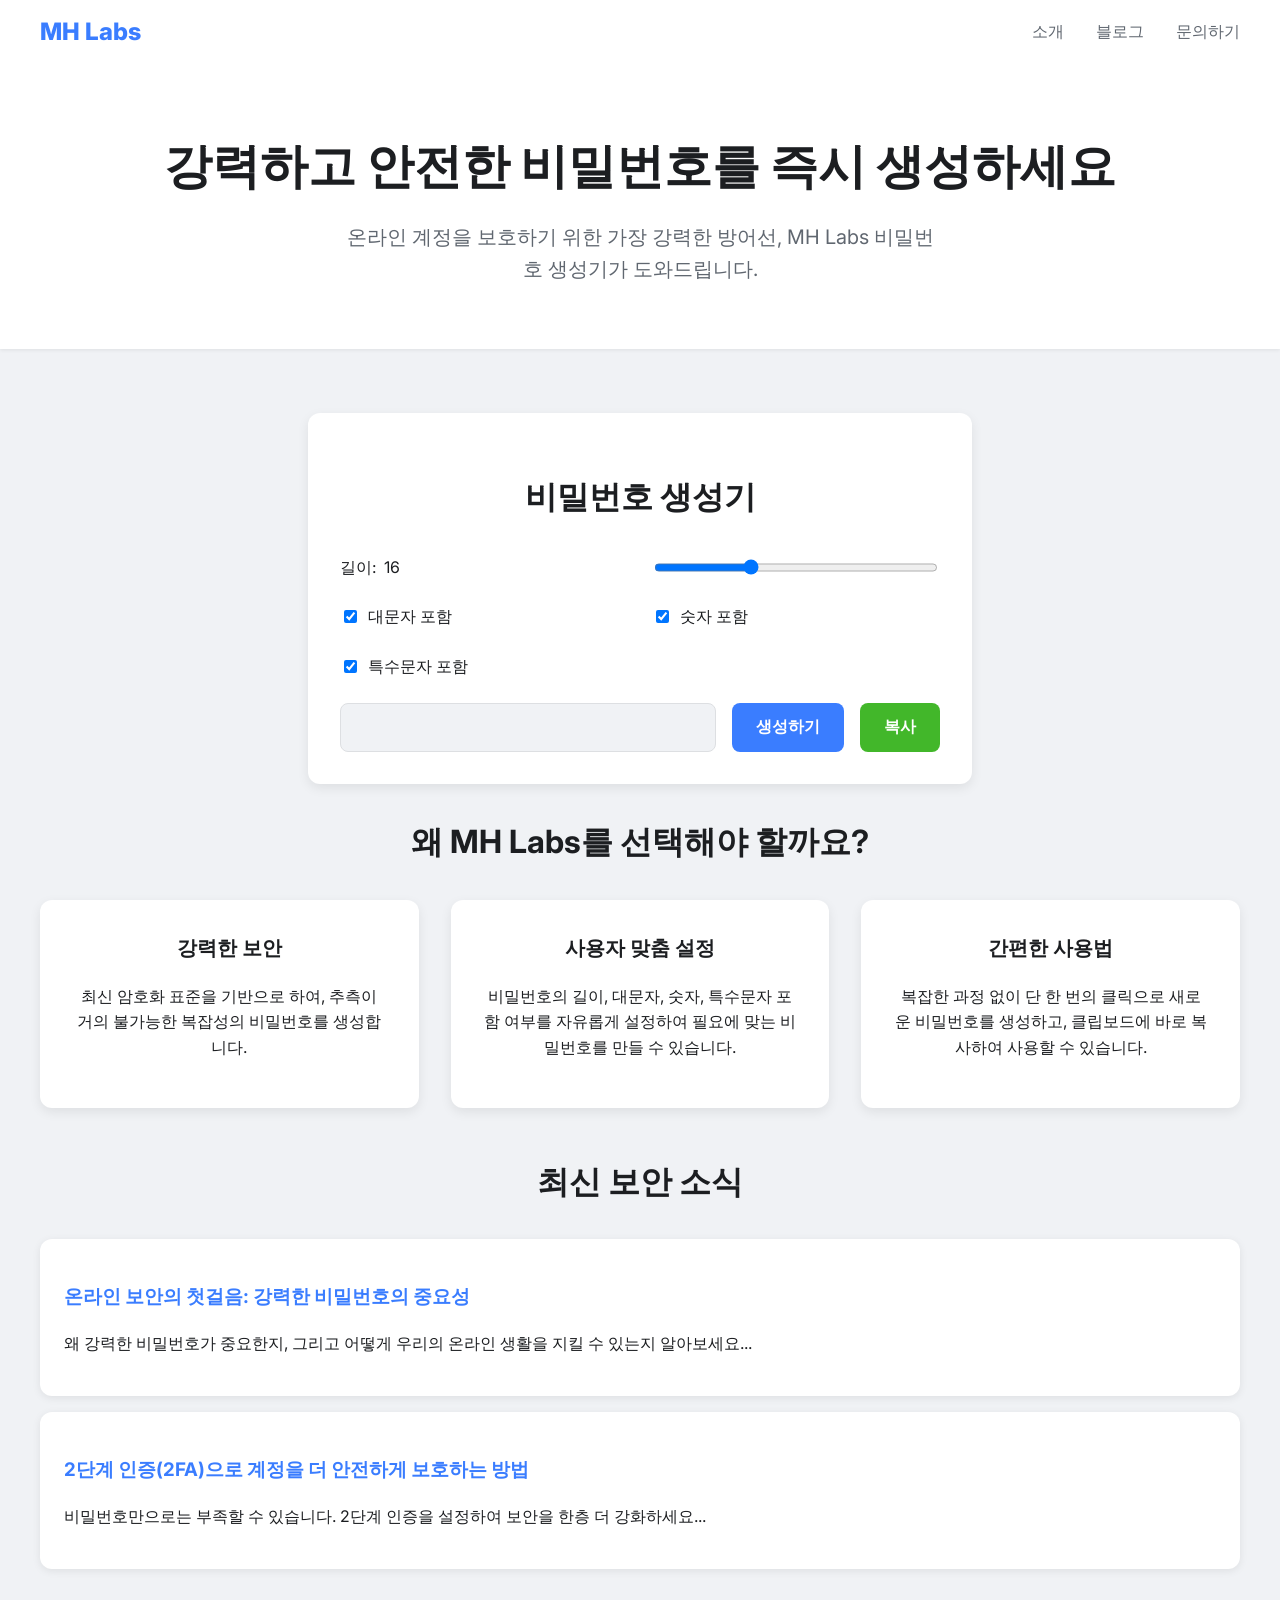
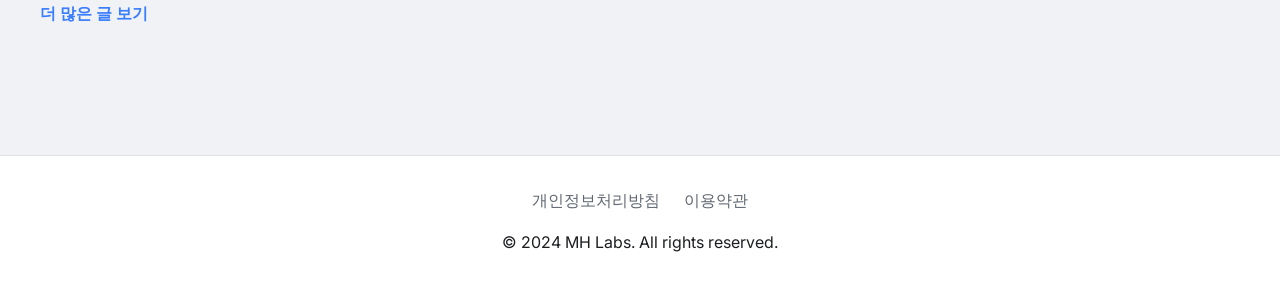
<file: index.html>
<!DOCTYPE html>
<html lang="ko">
<head>
    <meta charset="UTF-8">
    <meta name="viewport" content="width=device-width, initial-scale=1.0">
    <title>MH Labs - 강력하고 안전한 비밀번호 생성기</title>
    <meta name="description" content="개인정보 보호를 위한 강력하고 복잡한 비밀번호를 생성하여 온라인 보안을 강화하세요. MH Labs는 사용하기 쉬운 인터페이스로 독특하고 안전한 비밀번호를 즉시 만들어 드립니다.">
    <meta name="keywords" content="비밀번호 생성기, 강력한 비밀번호, 보안, 온라인 프라이버시, MH Labs">
    <meta name="google-adsense-account" content="ca-pub-1044551900179218">
    <script async src="https://pagead2.googlesyndication.com/pagead/js/adsbygoogle.js?client=ca-pub-1044551900179218"
     crossorigin="anonymous"></script>
    <!-- Google tag (gtag.js) -->
    <script async src="https://www.googletagmanager.com/gtag/js?id=G-7N1GRK6JLX"></script>
    <script>
      window.dataLayer = window.dataLayer || [];
      function gtag(){dataLayer.push(arguments);}
      gtag('js', new Date());

      gtag('config', 'G-7N1GRK6JLX');
    </script>
    <link rel="stylesheet" href="style.css">
    <link rel="canonical" href="https://your-domain.com/index.html">
</head>
<body>
    <header>
        <nav>
            <a href="index.html" class="logo">MH Labs</a>
            <ul>
                <li><a href="about.html">소개</a></li>
                <li><a href="blog.html">블로그</a></li>
                <li><a href="contact.html">문의하기</a></li>
            </ul>
        </nav>
        <div class="hero">
            <h1>강력하고 안전한 비밀번호를 즉시 생성하세요</h1>
            <p>온라인 계정을 보호하기 위한 가장 강력한 방어선, MH Labs 비밀번호 생성기가 도와드립니다.</p>
        </div>
    </header>

    <main>
        <section class="password-generator">
            <h2>비밀번호 생성기</h2>
            <div class="controls">
                <label for="length">길이: <span id="length-value">16</span></label>
                <input type="range" id="length" min="8" max="32" value="16">
                <label><input type="checkbox" id="uppercase" checked> 대문자 포함</label>
                <label><input type="checkbox" id="numbers" checked> 숫자 포함</label>
                <label><input type="checkbox" id="symbols" checked> 특수문자 포함</label>
            </div>
            <div class="result">
                <input type="text" id="password" readonly>
                <button id="generate">생성하기</button>
                <button id="copy">복사</button>
            </div>
        </section>

        <section class="features">
            <h2>왜 MH Labs를 선택해야 할까요?</h2>
            <div class="feature-grid">
                <div class="feature-item">
                    <h3>강력한 보안</h3>
                    <p>최신 암호화 표준을 기반으로 하여, 추측이 거의 불가능한 복잡성의 비밀번호를 생성합니다.</p>
                </div>
                <div class="feature-item">
                    <h3>사용자 맞춤 설정</h3>
                    <p>비밀번호의 길이, 대문자, 숫자, 특수문자 포함 여부를 자유롭게 설정하여 필요에 맞는 비밀번호를 만들 수 있습니다.</p>
                </div>
                <div class="feature-item">
                    <h3>간편한 사용법</h3>
                    <p>복잡한 과정 없이 단 한 번의 클릭으로 새로운 비밀번호를 생성하고, 클립보드에 바로 복사하여 사용할 수 있습니다.</p>
                </div>
            </div>
        </section>

        <section class="blog-preview">
            <h2>최신 보안 소식</h2>
            <div class="post-preview">
                <h3><a href="blog-post-1.html">온라인 보안의 첫걸음: 강력한 비밀번호의 중요성</a></h3>
                <p>왜 강력한 비밀번호가 중요한지, 그리고 어떻게 우리의 온라인 생활을 지킬 수 있는지 알아보세요...</p>
            </div>
            <div class="post-preview">
                <h3><a href="blog-post-2.html">2단계 인증(2FA)으로 계정을 더 안전하게 보호하는 방법</a></h3>
                <p>비밀번호만으로는 부족할 수 있습니다. 2단계 인증을 설정하여 보안을 한층 더 강화하세요...</p>
            </div>
            <a href="blog.html" class="read-more">더 많은 글 보기</a>
        </section>
    </main>

    <footer>
        <div class="footer-links">
            <a href="privacy.html">개인정보처리방침</a>
            <a href="terms.html">이용약관</a>
        </div>
        <p>&copy; 2024 MH Labs. All rights reserved.</p>
    </footer>

    <script src="main.js"></script>
</body>
</html>
</file>
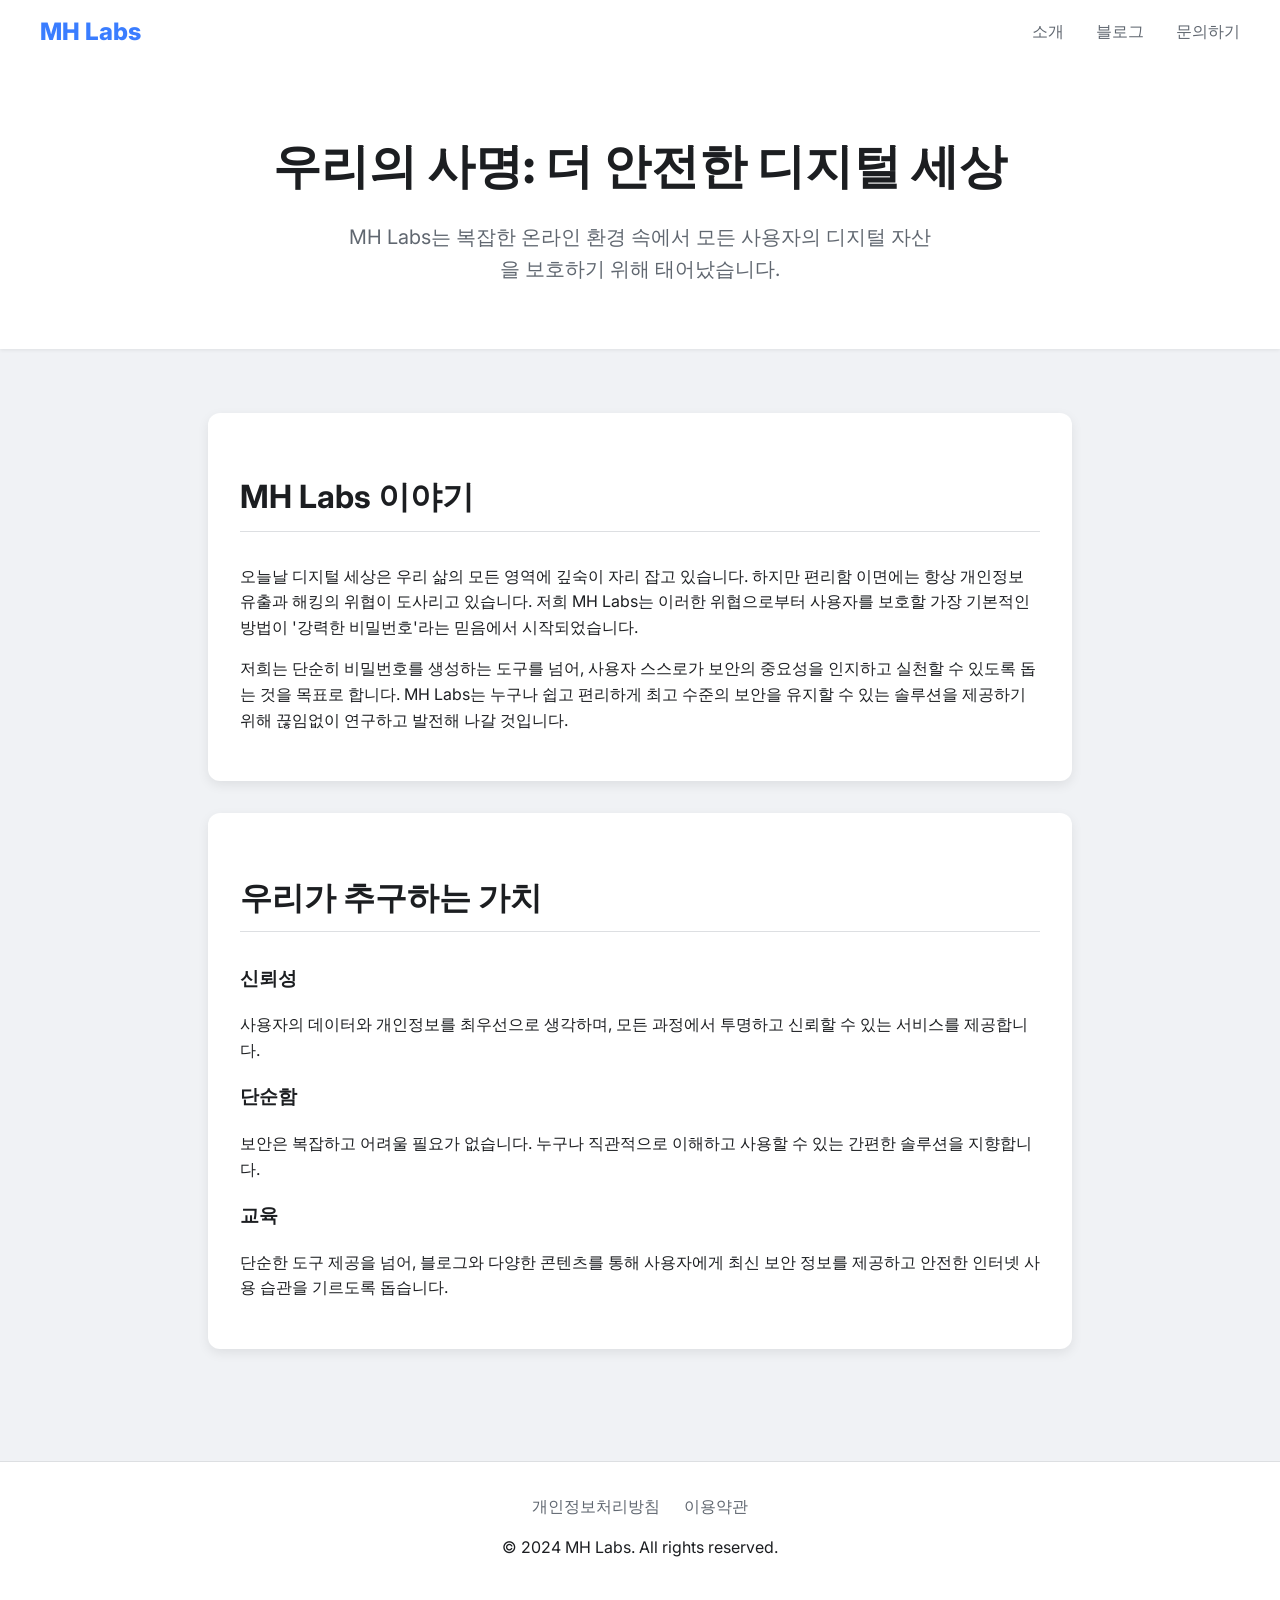
<file: about.html>
<!DOCTYPE html>
<html lang="ko">
<head>
    <meta charset="UTF-8">
    <meta name="viewport" content="width=device-width, initial-scale=1.0">
    <title>MH Labs 소개 - 우리의 사명</title>
    <meta name="description" content="MH Labs는 모든 사용자가 안전한 디지털 환경을 누릴 수 있도록 돕는 것을 사명으로 합니다. 우리의 이야기와 가치를 확인해보세요.">
    <meta name="google-adsense-account" content="ca-pub-1044551900179218">
    <script async src="https://pagead2.googlesyndication.com/pagead/js/adsbygoogle.js?client=ca-pub-1044551900179218"
     crossorigin="anonymous"></script>
    <!-- Google tag (gtag.js) -->
    <script async src="https://www.googletagmanager.com/gtag/js?id=G-7N1GRK6JLX"></script>
    <script>
      window.dataLayer = window.dataLayer || [];
      function gtag(){dataLayer.push(arguments);}
      gtag('js', new Date());

      gtag('config', 'G-7N1GRK6JLX');
    </script>
    <link rel="stylesheet" href="style.css">
</head>
<body>
    <header>
        <nav>
            <a href="index.html" class="logo">MH Labs</a>
            <ul>
                <li><a href="about.html">소개</a></li>
                <li><a href="blog.html">블로그</a></li>
                <li><a href="contact.html">문의하기</a></li>
            </ul>
        </nav>
        <div class="hero">
            <h1>우리의 사명: 더 안전한 디지털 세상</h1>
            <p>MH Labs는 복잡한 온라인 환경 속에서 모든 사용자의 디지털 자산을 보호하기 위해 태어났습니다.</p>
        </div>
    </header>

    <main>
        <section class="mission">
            <h2>MH Labs 이야기</h2>
            <p>오늘날 디지털 세상은 우리 삶의 모든 영역에 깊숙이 자리 잡고 있습니다. 하지만 편리함 이면에는 항상 개인정보 유출과 해킹의 위협이 도사리고 있습니다. 저희 MH Labs는 이러한 위협으로부터 사용자를 보호할 가장 기본적인 방법이 '강력한 비밀번호'라는 믿음에서 시작되었습니다.</p>
            <p>저희는 단순히 비밀번호를 생성하는 도구를 넘어, 사용자 스스로가 보안의 중요성을 인지하고 실천할 수 있도록 돕는 것을 목표로 합니다. MH Labs는 누구나 쉽고 편리하게 최고 수준의 보안을 유지할 수 있는 솔루션을 제공하기 위해 끊임없이 연구하고 발전해 나갈 것입니다.</p>
        </section>

        <section class="values">
            <h2>우리가 추구하는 가치</h2>
            <div class="value-grid">
                <div class="value-item">
                    <h3>신뢰성</h3>
                    <p>사용자의 데이터와 개인정보를 최우선으로 생각하며, 모든 과정에서 투명하고 신뢰할 수 있는 서비스를 제공합니다.</p>
                </div>
                <div class="value-item">
                    <h3>단순함</h3>
                    <p>보안은 복잡하고 어려울 필요가 없습니다. 누구나 직관적으로 이해하고 사용할 수 있는 간편한 솔루션을 지향합니다.</p>
                </div>
                <div class="value-item">
                    <h3>교육</h3>
                    <p>단순한 도구 제공을 넘어, 블로그와 다양한 콘텐츠를 통해 사용자에게 최신 보안 정보를 제공하고 안전한 인터넷 사용 습관을 기르도록 돕습니다.</p>
                </div>
            </div>
        </section>
    </main>

    <footer>
        <div class="footer-links">
            <a href="privacy.html">개인정보처리방침</a>
            <a href="terms.html">이용약관</a>
        </div>
        <p>&copy; 2024 MH Labs. All rights reserved.</p>
    </footer>
</body>
</html>
</file>
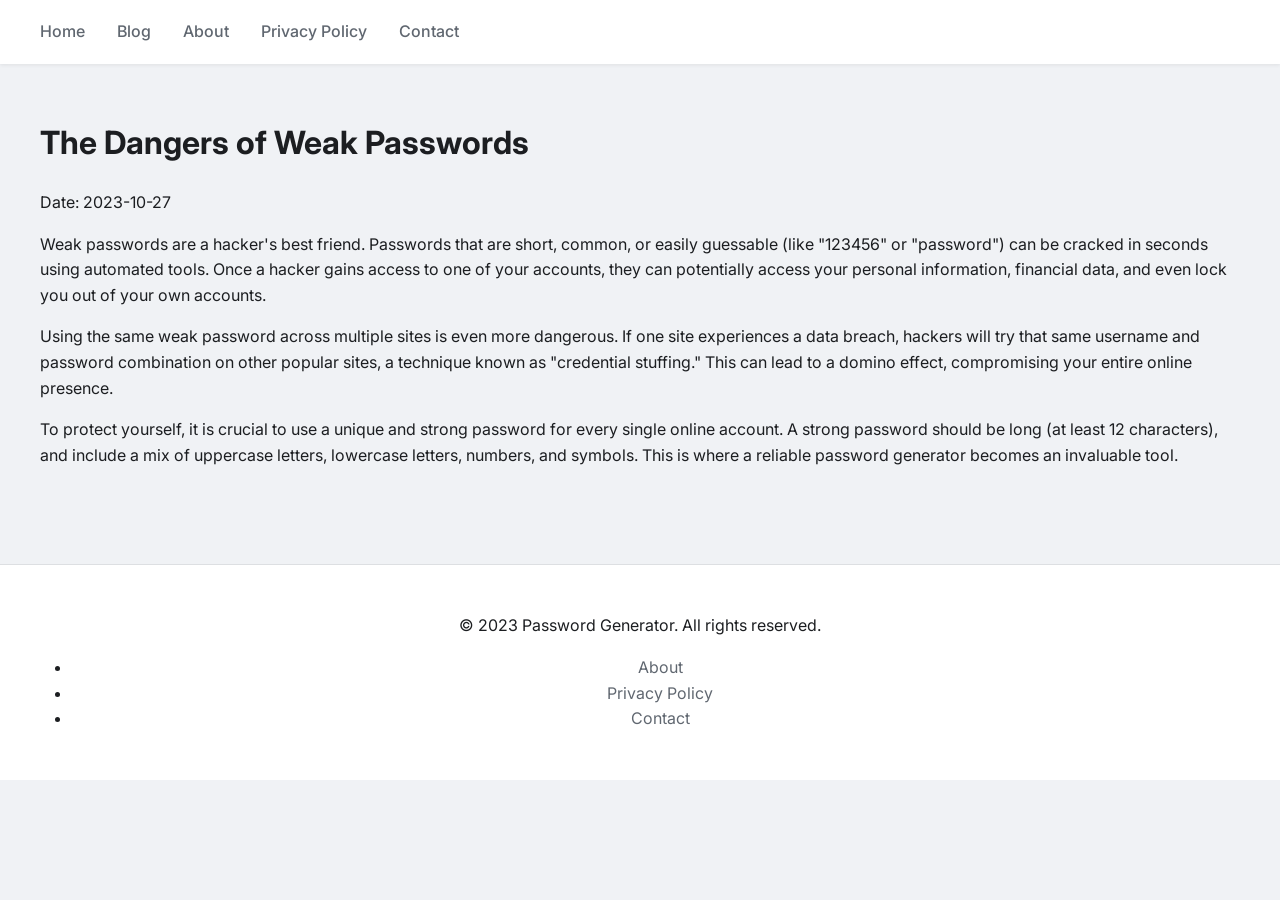
<file: blog-post-1.html>
<!DOCTYPE html>
<html lang="en">
<head>
    <meta charset="UTF-8">
    <meta name="viewport" content="width=device-width, initial-scale=1.0">
    <title>The Dangers of Weak Passwords</title>
    <!-- Google tag (gtag.js) -->
    <script async src="https://www.googletagmanager.com/gtag/js?id=G-7N1GRK6JLX"></script>
    <script>
      window.dataLayer = window.dataLayer || [];
      function gtag(){dataLayer.push(arguments);}
      gtag('js', new Date());

      gtag('config', 'G-7N1GRK6JLX');
    </script>
    <link rel="stylesheet" href="style.css">
</head>
<body>
    <header>
        <nav>
            <ul>
                <li><a href="index.html">Home</a></li>
                <li><a href="blog.html">Blog</a></li>
                <li><a href="about.html">About</a></li>
                <li><a href="privacy.html">Privacy Policy</a></li>
                <li><a href="contact.html">Contact</a></li>
            </ul>
        </nav>
    </header>
    <main>
        <h1>The Dangers of Weak Passwords</h1>
        <p>Date: 2023-10-27</p>
        <p>Weak passwords are a hacker's best friend. Passwords that are short, common, or easily guessable (like "123456" or "password") can be cracked in seconds using automated tools. Once a hacker gains access to one of your accounts, they can potentially access your personal information, financial data, and even lock you out of your own accounts.</p>
        <p>Using the same weak password across multiple sites is even more dangerous. If one site experiences a data breach, hackers will try that same username and password combination on other popular sites, a technique known as "credential stuffing." This can lead to a domino effect, compromising your entire online presence.</p>
        <p>To protect yourself, it is crucial to use a unique and strong password for every single online account. A strong password should be long (at least 12 characters), and include a mix of uppercase letters, lowercase letters, numbers, and symbols. This is where a reliable password generator becomes an invaluable tool.</p>
    </main>
    <footer>
        <p>&copy; 2023 Password Generator. All rights reserved.</p>
        <ul>
            <li><a href="about.html">About</a></li>
            <li><a href="privacy.html">Privacy Policy</a></li>
            <li><a href="contact.html">Contact</a></li>
        </ul>
    </footer>
</body>
</html>
</file>
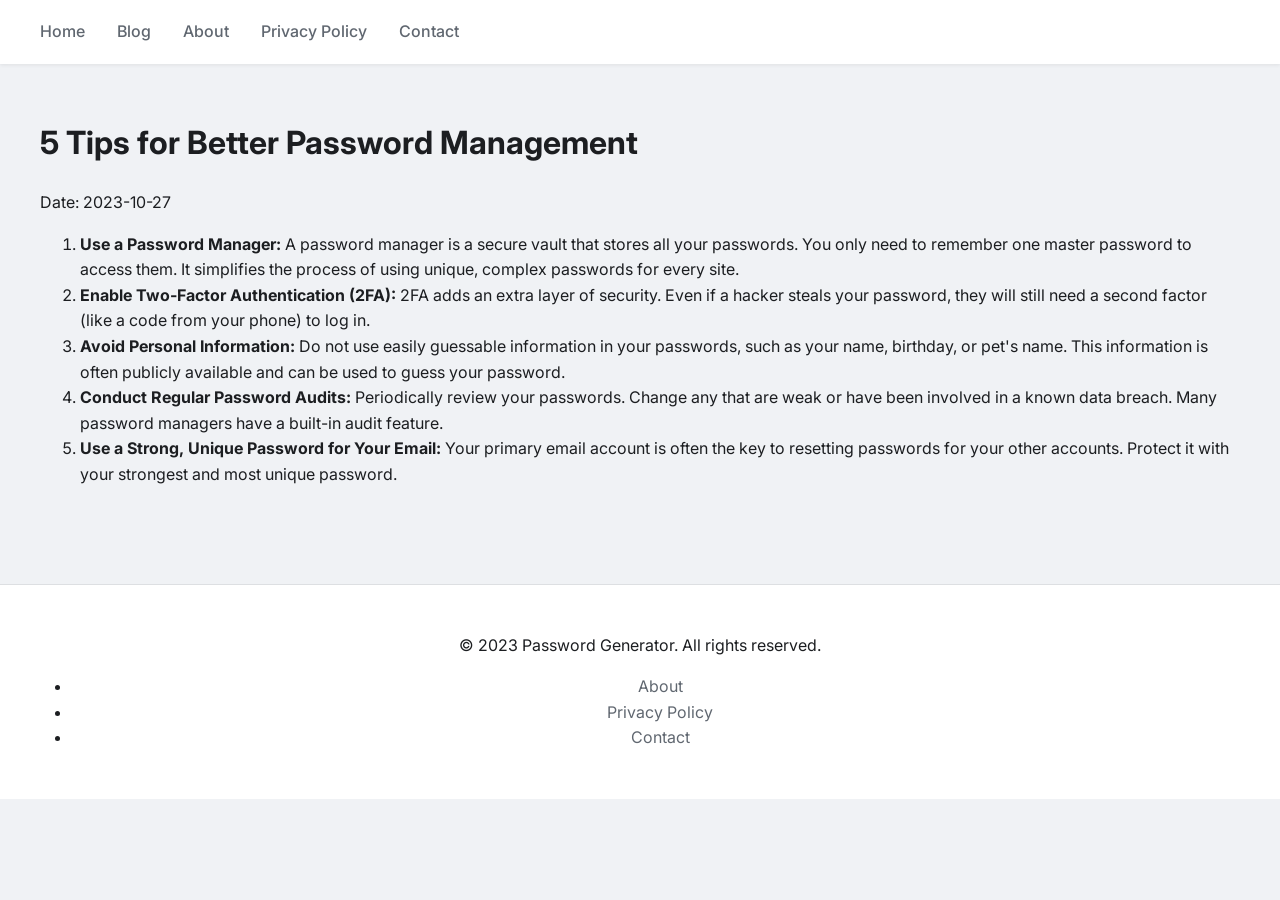
<file: blog-post-2.html>
<!DOCTYPE html>
<html lang="en">
<head>
    <meta charset="UTF-8">
    <meta name="viewport" content="width=device-width, initial-scale=1.0">
    <title>5 Tips for Better Password Management</title>
    <!-- Google tag (gtag.js) -->
    <script async src="https://www.googletagmanager.com/gtag/js?id=G-7N1GRK6JLX"></script>
    <script>
      window.dataLayer = window.dataLayer || [];
      function gtag(){dataLayer.push(arguments);}
      gtag('js', new Date());

      gtag('config', 'G-7N1GRK6JLX');
    </script>
    <link rel="stylesheet" href="style.css">
</head>
<body>
    <header>
        <nav>
            <ul>
                <li><a href="index.html">Home</a></li>
                <li><a href="blog.html">Blog</a></li>
                <li><a href="about.html">About</a></li>
                <li><a href="privacy.html">Privacy Policy</a></li>
                <li><a href="contact.html">Contact</a></li>
            </ul>
        </nav>
    </header>
    <main>
        <h1>5 Tips for Better Password Management</h1>
        <p>Date: 2023-10-27</p>
        <ol>
            <li>
                <strong>Use a Password Manager:</strong> A password manager is a secure vault that stores all your passwords. You only need to remember one master password to access them. It simplifies the process of using unique, complex passwords for every site.
            </li>
            <li>
                <strong>Enable Two-Factor Authentication (2FA):</strong> 2FA adds an extra layer of security. Even if a hacker steals your password, they will still need a second factor (like a code from your phone) to log in.
            </li>
            <li>
                <strong>Avoid Personal Information:</strong> Do not use easily guessable information in your passwords, such as your name, birthday, or pet's name. This information is often publicly available and can be used to guess your password.
            </li>
            <li>
                <strong>Conduct Regular Password Audits:</strong> Periodically review your passwords. Change any that are weak or have been involved in a known data breach. Many password managers have a built-in audit feature.
            </li>
            <li>
                <strong>Use a Strong, Unique Password for Your Email:</strong> Your primary email account is often the key to resetting passwords for your other accounts. Protect it with your strongest and most unique password.
            </li>
        </ol>
    </main>
    <footer>
        <p>&copy; 2023 Password Generator. All rights reserved.</p>
        <ul>
            <li><a href="about.html">About</a></li>
            <li><a href="privacy.html">Privacy Policy</a></li>
            <li><a href="contact.html">Contact</a></li>
        </ul>
    </footer>
</body>
</html>
</file>
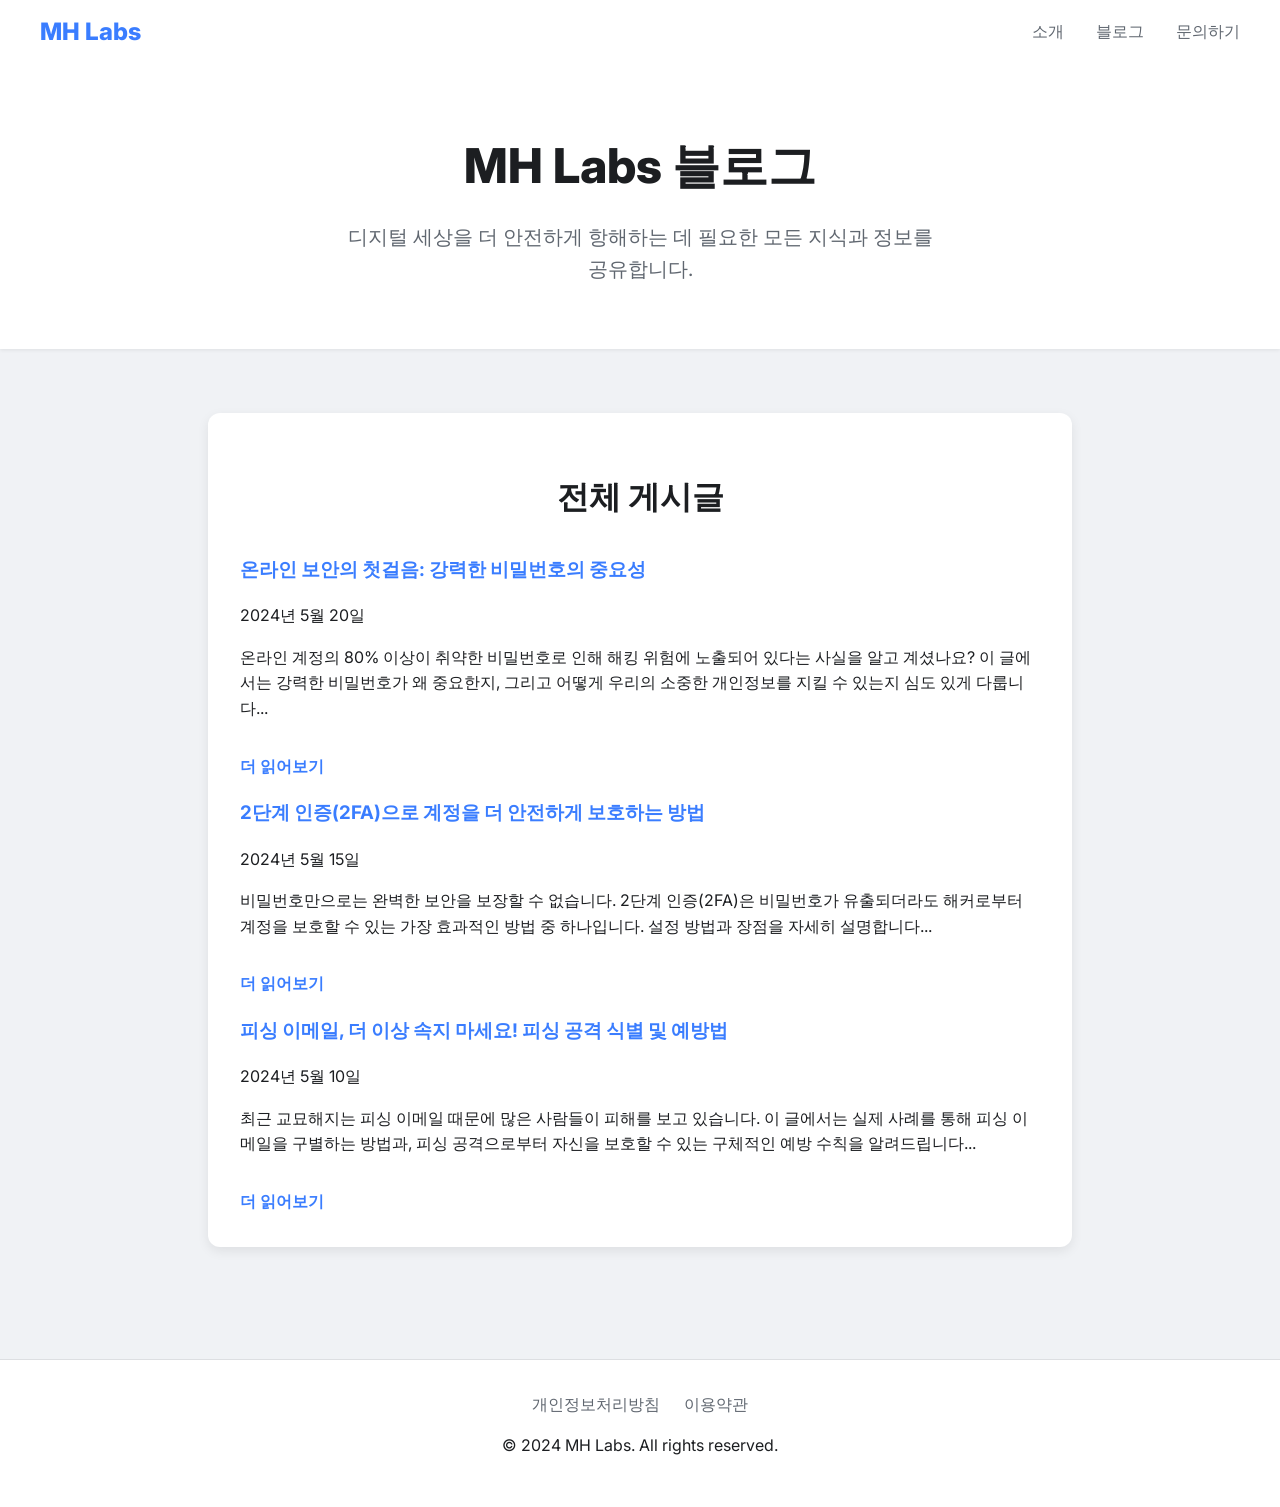
<file: blog.html>
<!DOCTYPE html>
<html lang="ko">
<head>
    <meta charset="UTF-8">
    <meta name="viewport" content="width=device-width, initial-scale=1.0">
    <title>MH Labs 블로그 - 최신 보안 소식과 팁</title>
    <meta name="description" content="MH Labs 블로그에서 최신 사이버 보안 동향, 전문가의 조언, 그리고 온라인에서 자신을 보호하는 방법에 대한 유용한 정보들을 만나보세요.">
    <meta name="google-adsense-account" content="ca-pub-1044551900179218">
    <script async src="https://pagead2.googlesyndication.com/pagead/js/adsbygoogle.js?client=ca-pub-1044551900179218"
     crossorigin="anonymous"></script>
    <!-- Google tag (gtag.js) -->
    <script async src="https://www.googletagmanager.com/gtag/js?id=G-7N1GRK6JLX"></script>
    <script>
      window.dataLayer = window.dataLayer || [];
      function gtag(){dataLayer.push(arguments);}
      gtag('js', new Date());

      gtag('config', 'G-7N1GRK6JLX');
    </script>
    <link rel="stylesheet" href="style.css">
</head>
<body>
    <header>
        <nav>
            <a href="index.html" class="logo">MH Labs</a>
            <ul>
                <li><a href="about.html">소개</a></li>
                <li><a href="blog.html">블로그</a></li>
                <li><a href="contact.html">문의하기</a></li>
            </ul>
        </nav>
        <div class="hero">
            <h1>MH Labs 블로그</h1>
            <p>디지털 세상을 더 안전하게 항해하는 데 필요한 모든 지식과 정보를 공유합니다.</p>
        </div>
    </header>

    <main>
        <section class="blog-list">
            <h2>전체 게시글</h2>
            <div class="blog-post-item">
                <h3><a href="blog-post-1.html">온라인 보안의 첫걸음: 강력한 비밀번호의 중요성</a></h3>
                <p class="post-meta">2024년 5월 20일</p>
                <p>온라인 계정의 80% 이상이 취약한 비밀번호로 인해 해킹 위험에 노출되어 있다는 사실을 알고 계셨나요? 이 글에서는 강력한 비밀번호가 왜 중요한지, 그리고 어떻게 우리의 소중한 개인정보를 지킬 수 있는지 심도 있게 다룹니다...</p>
                <a href="blog-post-1.html" class="read-more">더 읽어보기</a>
            </div>
            <div class="blog-post-item">
                <h3><a href="blog-post-2.html">2단계 인증(2FA)으로 계정을 더 안전하게 보호하는 방법</a></h3>
                <p class="post-meta">2024년 5월 15일</p>
                <p>비밀번호만으로는 완벽한 보안을 보장할 수 없습니다. 2단계 인증(2FA)은 비밀번호가 유출되더라도 해커로부터 계정을 보호할 수 있는 가장 효과적인 방법 중 하나입니다. 설정 방법과 장점을 자세히 설명합니다...</p>
                <a href="blog-post-2.html" class="read-more">더 읽어보기</a>
            </div>
            <div class="blog-post-item">
                <h3><a href="#">피싱 이메일, 더 이상 속지 마세요! 피싱 공격 식별 및 예방법</a></h3>
                <p class="post-meta">2024년 5월 10일</p>
                <p>최근 교묘해지는 피싱 이메일 때문에 많은 사람들이 피해를 보고 있습니다. 이 글에서는 실제 사례를 통해 피싱 이메일을 구별하는 방법과, 피싱 공격으로부터 자신을 보호할 수 있는 구체적인 예방 수칙을 알려드립니다...</p>
                <a href="#" class="read-more">더 읽어보기</a>
            </div>
        </section>
    </main>

    <footer>
        <div class="footer-links">
            <a href="privacy.html">개인정보처리방침</a>
            <a href="terms.html">이용약관</a>
        </div>
        <p>&copy; 2024 MH Labs. All rights reserved.</p>
    </footer>
</body>
</html>
</file>
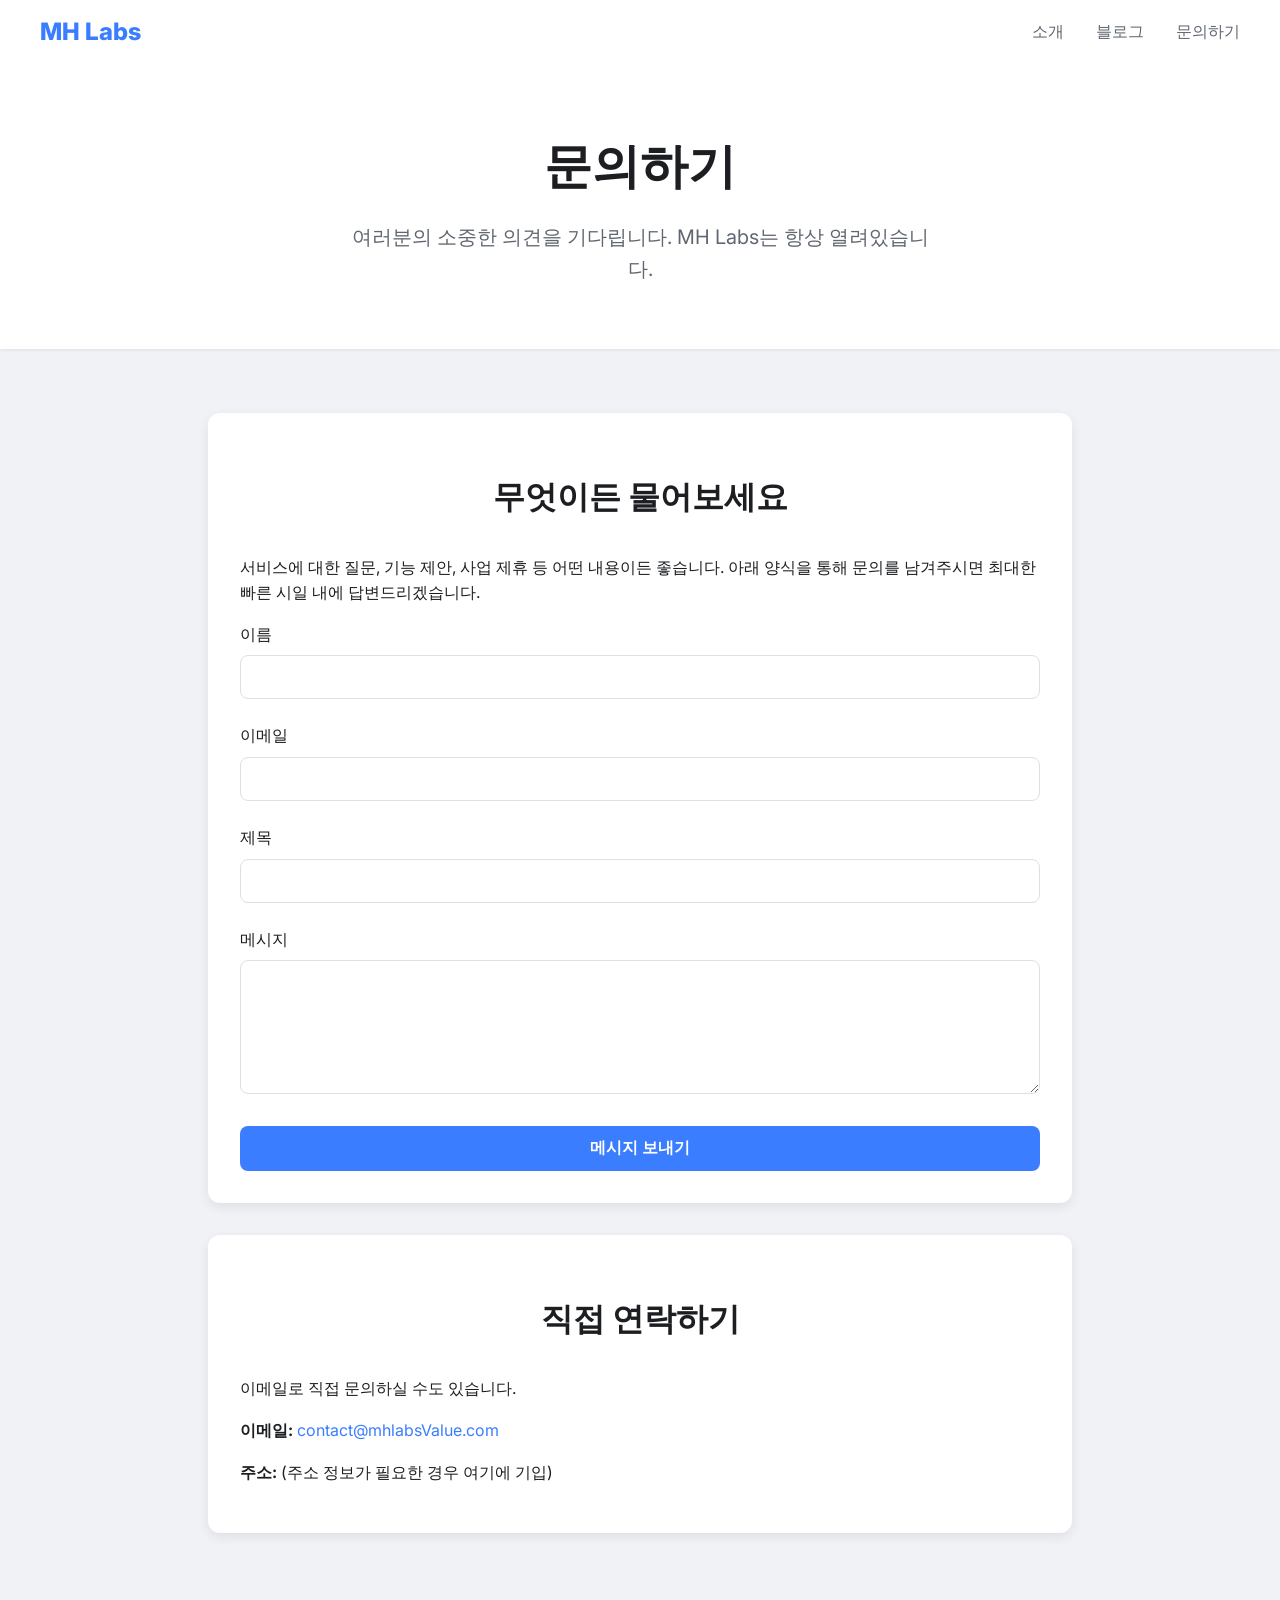
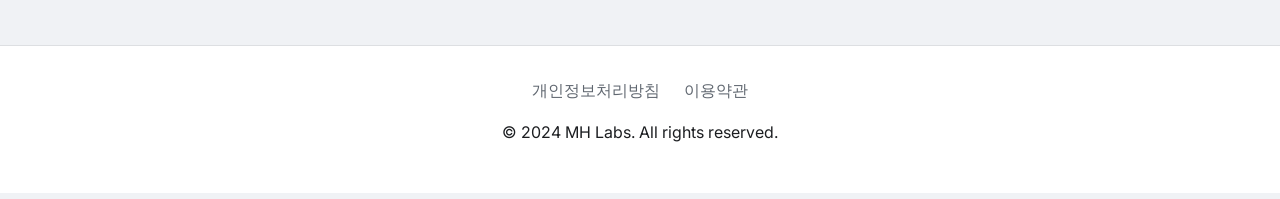
<file: contact.html>
<!DOCTYPE html>
<html lang="ko">
<head>
    <meta charset="UTF-8">
    <meta name="viewport" content="width=device-width, initial-scale=1.0">
    <title>MH Labs에 문의하기 - 여러분의 의견을 들려주세요</title>
    <meta name="description" content="MH Labs에 대한 질문, 제안, 파트너십 문의 등 무엇이든 환영합니다. 양식을 작성하여 보내주시거나 이메일로 직접 연락주세요.">
    <meta name="google-adsense-account" content="ca-pub-1044551900179218">
    <script async src="https://pagead2.googlesyndication.com/pagead/js/adsbygoogle.js?client=ca-pub-1044551900179218"
     crossorigin="anonymous"></script>
    <!-- Google tag (gtag.js) -->
    <script async src="https://www.googletagmanager.com/gtag/js?id=G-7N1GRK6JLX"></script>
    <script>
      window.dataLayer = window.dataLayer || [];
      function gtag(){dataLayer.push(arguments);}
      gtag('js', new Date());

      gtag('config', 'G-7N1GRK6JLX');
    </script>
    <link rel="stylesheet" href="style.css">
</head>
<body>
    <header>
        <nav>
            <a href="index.html" class="logo">MH Labs</a>
            <ul>
                <li><a href="about.html">소개</a></li>
                <li><a href="blog.html">블로그</a></li>
                <li><a href="contact.html">문의하기</a></li>
            </ul>
        </nav>
        <div class="hero">
            <h1>문의하기</h1>
            <p>여러분의 소중한 의견을 기다립니다. MH Labs는 항상 열려있습니다.</p>
        </div>
    </header>

    <main>
        <section class="contact-form-section">
            <h2>무엇이든 물어보세요</h2>
            <p>서비스에 대한 질문, 기능 제안, 사업 제휴 등 어떤 내용이든 좋습니다. 아래 양식을 통해 문의를 남겨주시면 최대한 빠른 시일 내에 답변드리겠습니다.</p>
            <form action="#" method="post" class="contact-form">
                <div class="form-group">
                    <label for="name">이름</label>
                    <input type="text" id="name" name="name" required>
                </div>
                <div class="form-group">
                    <label for="email">이메일</label>
                    <input type="email" id="email" name="email" required>
                </div>
                <div class="form-group">
                    <label for="subject">제목</label>
                    <input type="text" id="subject" name="subject" required>
                </div>
                <div class="form-group">
                    <label for="message">메시지</label>
                    <textarea id="message" name="message" rows="6" required></textarea>
                </div>
                <button type="submit" class="submit-btn">메시지 보내기</button>
            </form>
        </section>

        <section class="contact-info">
            <h2>직접 연락하기</h2>
            <p>이메일로 직접 문의하실 수도 있습니다.</p>
            <p><strong>이메일:</strong> <a href="mailto:contact@mhlabsValue.com">contact@mhlabsValue.com</a></p>
            <p><strong>주소:</strong> (주소 정보가 필요한 경우 여기에 기입)</p>
        </section>
    </main>

    <footer>
        <div class="footer-links">
            <a href="privacy.html">개인정보처리방침</a>
            <a href="terms.html">이용약관</a>
        </div>
        <p>&copy; 2024 MH Labs. All rights reserved.</p>
    </footer>
</body>
</html>
</file>
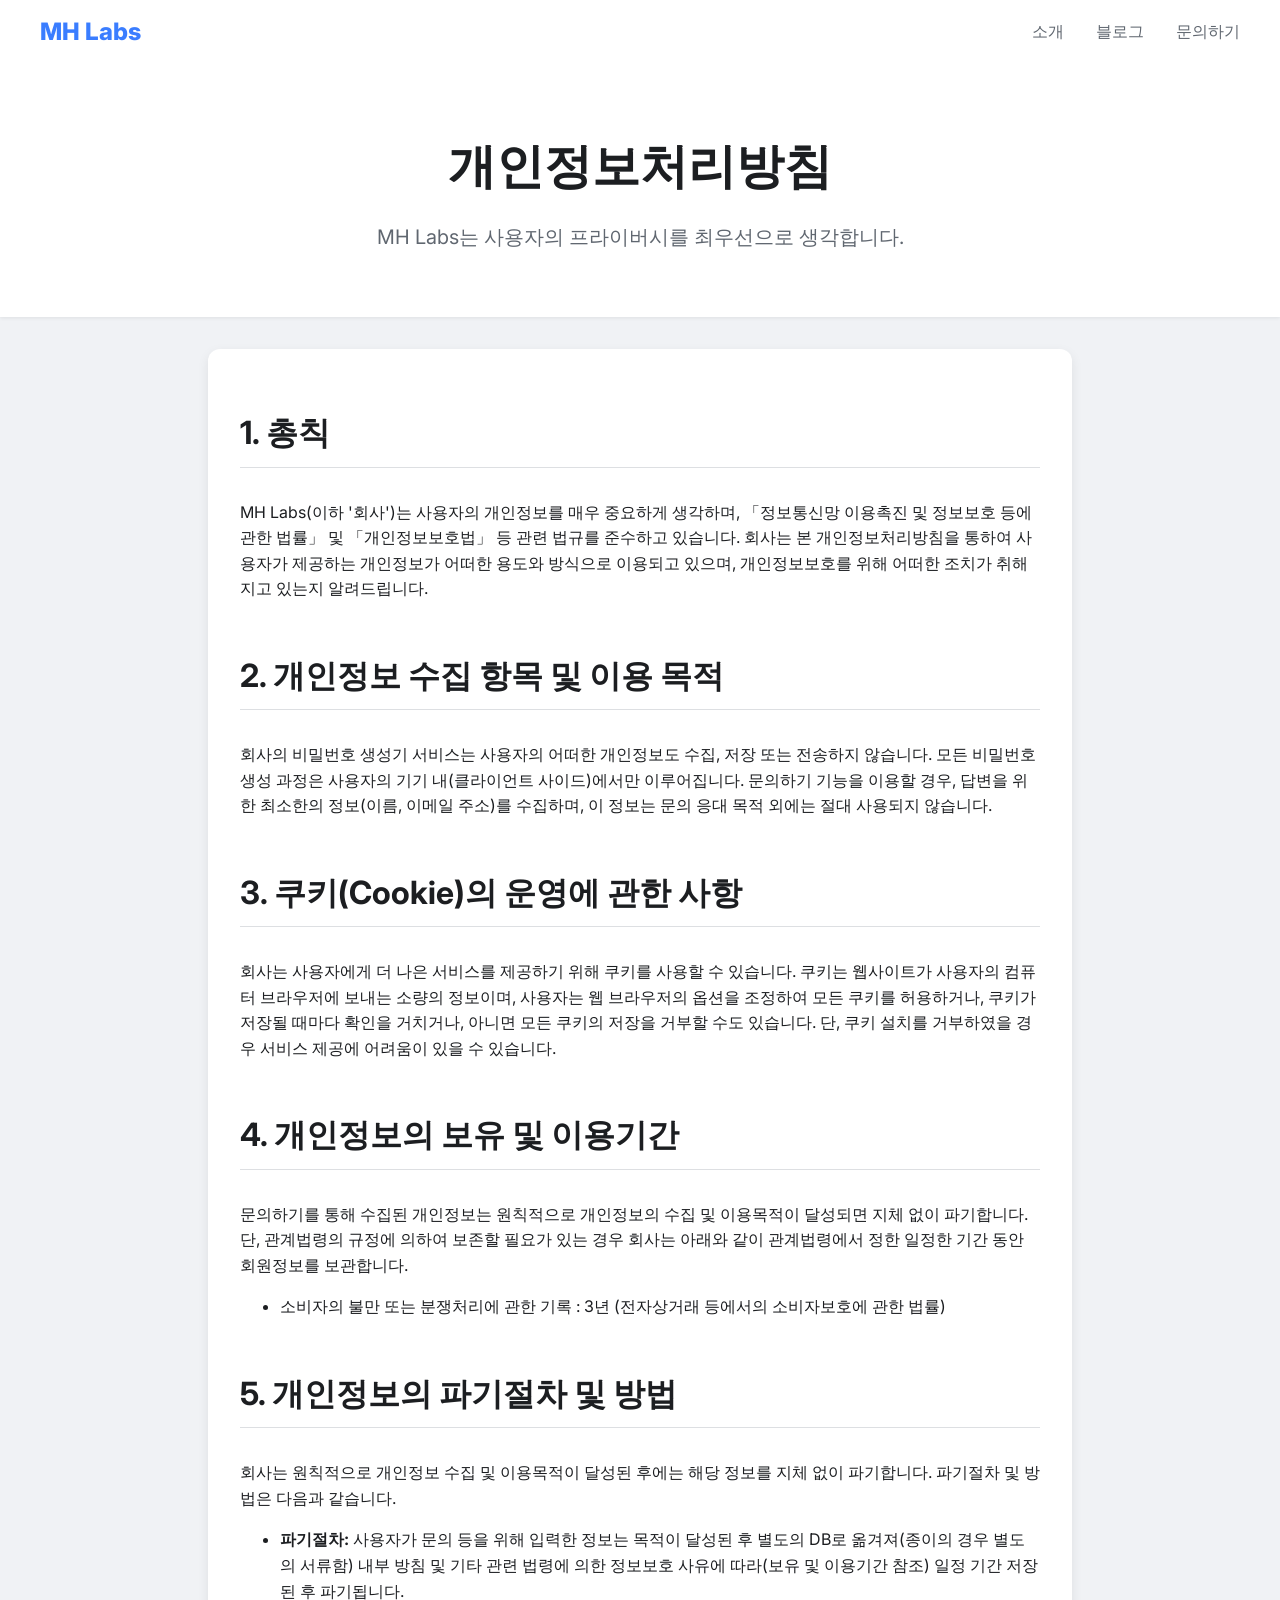
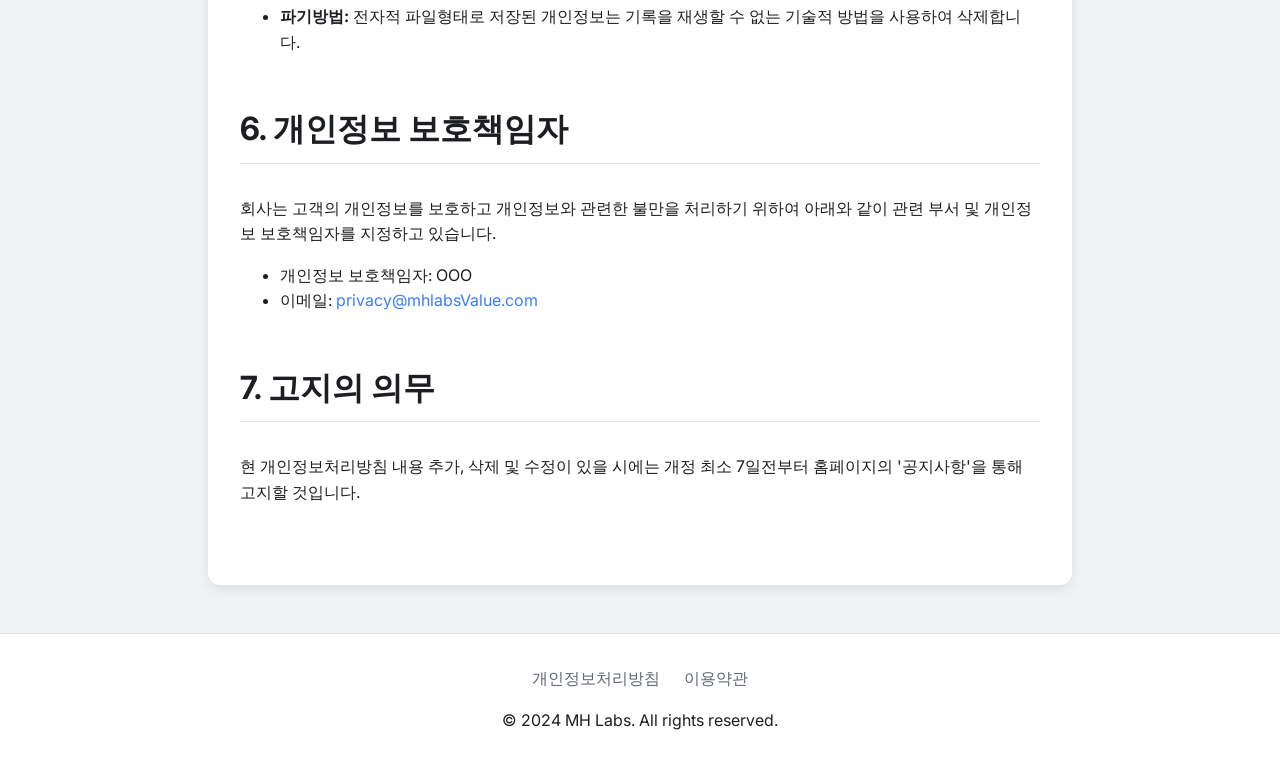
<file: privacy.html>
<!DOCTYPE html>
<html lang="ko">
<head>
    <meta charset="UTF-8">
    <meta name="viewport" content="width=device-width, initial-scale=1.0">
    <title>개인정보처리방침 - MH Labs</title>
    <meta name="description" content="MH Labs의 개인정보처리방침입니다. 당사는 사용자의 개인정보를 소중히 다루며, 관련 법규를 준수합니다.">
    <meta name="google-adsense-account" content="ca-pub-1044551900179218">
    <script async src="https://pagead2.googlesyndication.com/pagead/js/adsbygoogle.js?client=ca-pub-1044551900179218"
     crossorigin="anonymous"></script>
    <!-- Google tag (gtag.js) -->
    <script async src="https://www.googletagmanager.com/gtag/js?id=G-7N1GRK6JLX"></script>
    <script>
      window.dataLayer = window.dataLayer || [];
      function gtag(){dataLayer.push(arguments);}
      gtag('js', new Date());

      gtag('config', 'G-7N1GRK6JLX');
    </script>
    <link rel="stylesheet" href="style.css">
</head>
<body>
    <header>
        <nav>
            <a href="index.html" class="logo">MH Labs</a>
            <ul>
                <li><a href="about.html">소개</a></li>
                <li><a href="blog.html">블로그</a></li>
                <li><a href="contact.html">문의하기</a></li>
            </ul>
        </nav>
        <div class="hero">
            <h1>개인정보처리방침</h1>
            <p>MH Labs는 사용자의 프라이버시를 최우선으로 생각합니다.</p>
        </div>
    </header>

    <main class="legal-content">
        <section>
            <h2>1. 총칙</h2>
            <p>MH Labs(이하 '회사')는 사용자의 개인정보를 매우 중요하게 생각하며, 「정보통신망 이용촉진 및 정보보호 등에 관한 법률」 및 「개인정보보호법」 등 관련 법규를 준수하고 있습니다. 회사는 본 개인정보처리방침을 통하여 사용자가 제공하는 개인정보가 어떠한 용도와 방식으로 이용되고 있으며, 개인정보보호를 위해 어떠한 조치가 취해지고 있는지 알려드립니다.</p>
        </section>

        <section>
            <h2>2. 개인정보 수집 항목 및 이용 목적</h2>
            <p>회사의 비밀번호 생성기 서비스는 사용자의 어떠한 개인정보도 수집, 저장 또는 전송하지 않습니다. 모든 비밀번호 생성 과정은 사용자의 기기 내(클라이언트 사이드)에서만 이루어집니다. 문의하기 기능을 이용할 경우, 답변을 위한 최소한의 정보(이름, 이메일 주소)를 수집하며, 이 정보는 문의 응대 목적 외에는 절대 사용되지 않습니다.</p>
        </section>

        <section>
            <h2>3. 쿠키(Cookie)의 운영에 관한 사항</h2>
            <p>회사는 사용자에게 더 나은 서비스를 제공하기 위해 쿠키를 사용할 수 있습니다. 쿠키는 웹사이트가 사용자의 컴퓨터 브라우저에 보내는 소량의 정보이며, 사용자는 웹 브라우저의 옵션을 조정하여 모든 쿠키를 허용하거나, 쿠키가 저장될 때마다 확인을 거치거나, 아니면 모든 쿠키의 저장을 거부할 수도 있습니다. 단, 쿠키 설치를 거부하였을 경우 서비스 제공에 어려움이 있을 수 있습니다.</p>
        </section>

        <section>
            <h2>4. 개인정보의 보유 및 이용기간</h2>
            <p>문의하기를 통해 수집된 개인정보는 원칙적으로 개인정보의 수집 및 이용목적이 달성되면 지체 없이 파기합니다. 단, 관계법령의 규정에 의하여 보존할 필요가 있는 경우 회사는 아래와 같이 관계법령에서 정한 일정한 기간 동안 회원정보를 보관합니다.</p>
            <ul>
                <li>소비자의 불만 또는 분쟁처리에 관한 기록 : 3년 (전자상거래 등에서의 소비자보호에 관한 법률)</li>
            </ul>
        </section>

        <section>
            <h2>5. 개인정보의 파기절차 및 방법</h2>
            <p>회사는 원칙적으로 개인정보 수집 및 이용목적이 달성된 후에는 해당 정보를 지체 없이 파기합니다. 파기절차 및 방법은 다음과 같습니다.</p>
            <ul>
                <li><strong>파기절차:</strong> 사용자가 문의 등을 위해 입력한 정보는 목적이 달성된 후 별도의 DB로 옮겨져(종이의 경우 별도의 서류함) 내부 방침 및 기타 관련 법령에 의한 정보보호 사유에 따라(보유 및 이용기간 참조) 일정 기간 저장된 후 파기됩니다.</li>
                <li><strong>파기방법:</strong> 전자적 파일형태로 저장된 개인정보는 기록을 재생할 수 없는 기술적 방법을 사용하여 삭제합니다.</li>
            </ul>
        </section>
        
        <section>
            <h2>6. 개인정보 보호책임자</h2>
            <p>회사는 고객의 개인정보를 보호하고 개인정보와 관련한 불만을 처리하기 위하여 아래와 같이 관련 부서 및 개인정보 보호책임자를 지정하고 있습니다.</p>
            <ul>
                <li>개인정보 보호책임자: OOO</li>
                <li>이메일: <a href="mailto:privacy@mhlabsValue.com">privacy@mhlabsValue.com</a></li>
            </ul>
        </section>

        <section>
            <h2>7. 고지의 의무</h2>
            <p>현 개인정보처리방침 내용 추가, 삭제 및 수정이 있을 시에는 개정 최소 7일전부터 홈페이지의 '공지사항'을 통해 고지할 것입니다.</p>
        </section>
    </main>

    <footer>
        <div class="footer-links">
            <a href="privacy.html">개인정보처리방침</a>
            <a href="terms.html">이용약관</a>
        </div>
        <p>&copy; 2024 MH Labs. All rights reserved.</p>
    </footer>
</body>
</html>
</file>
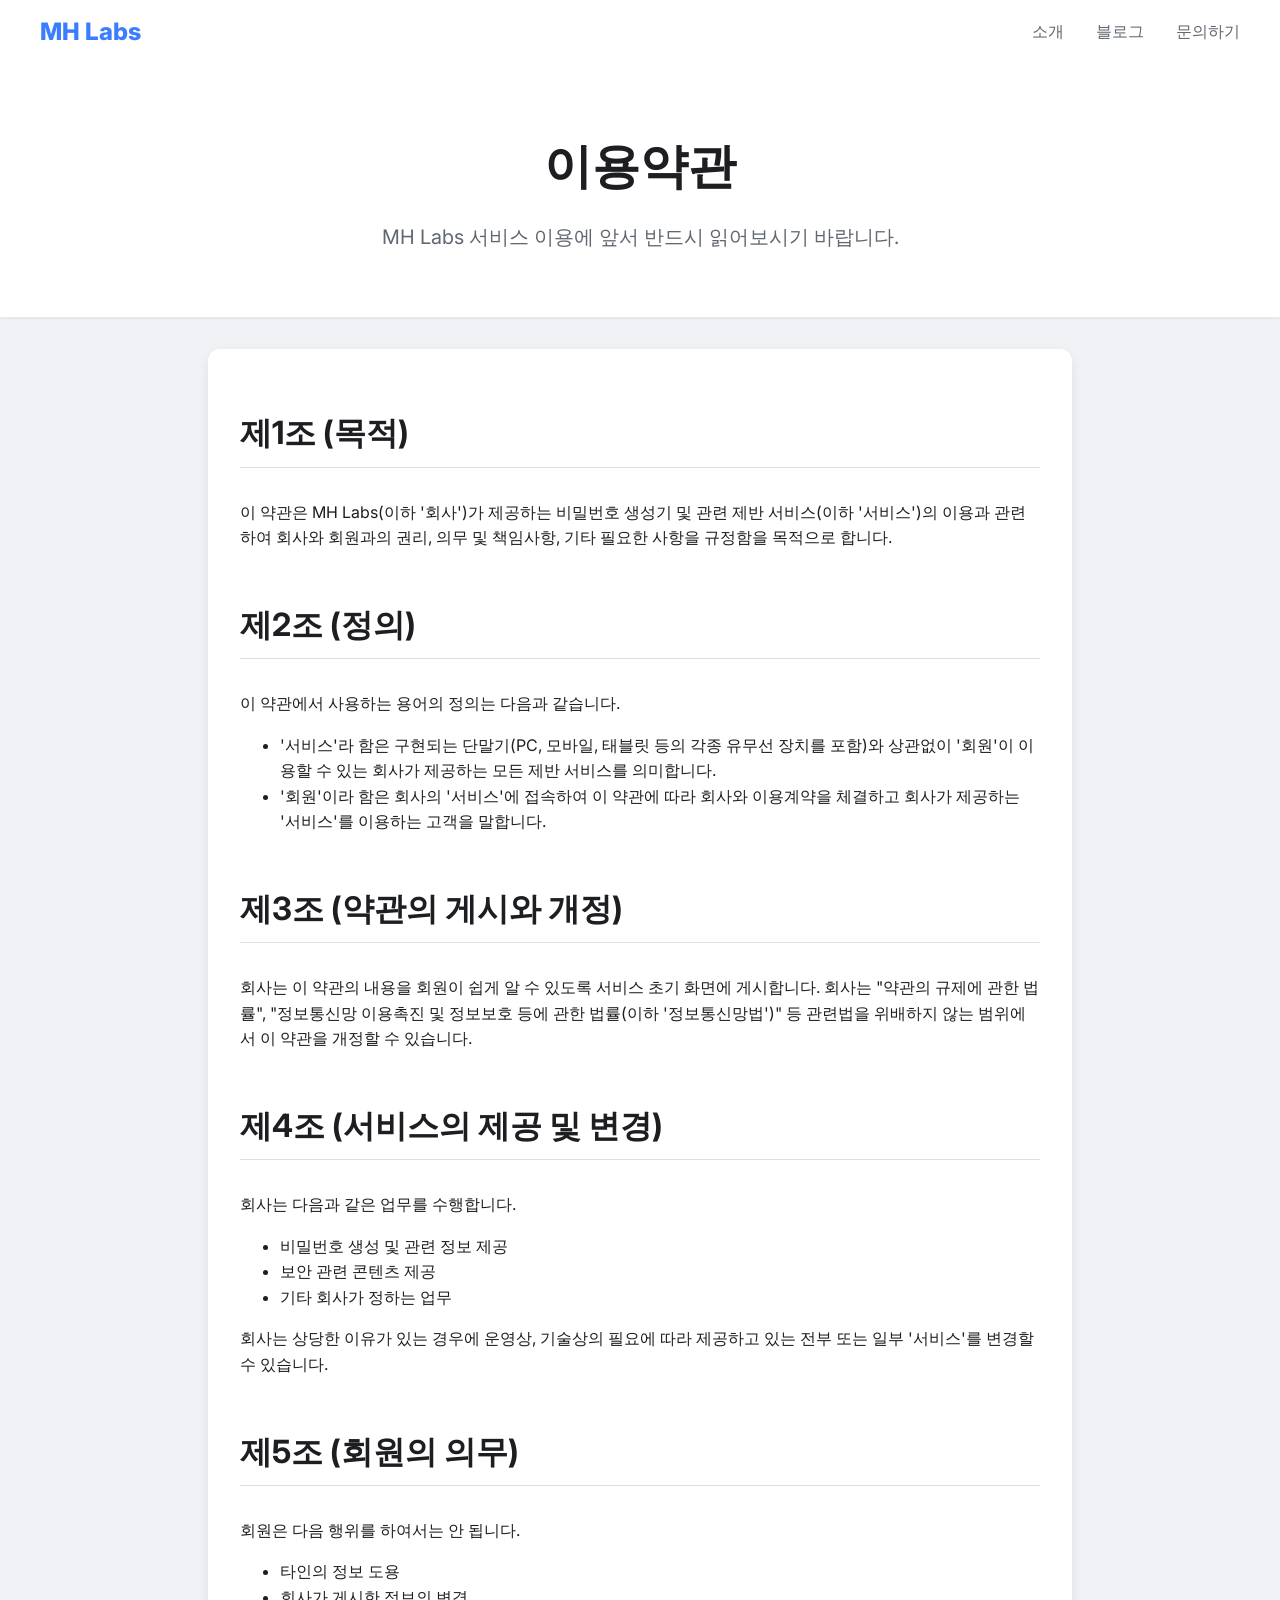
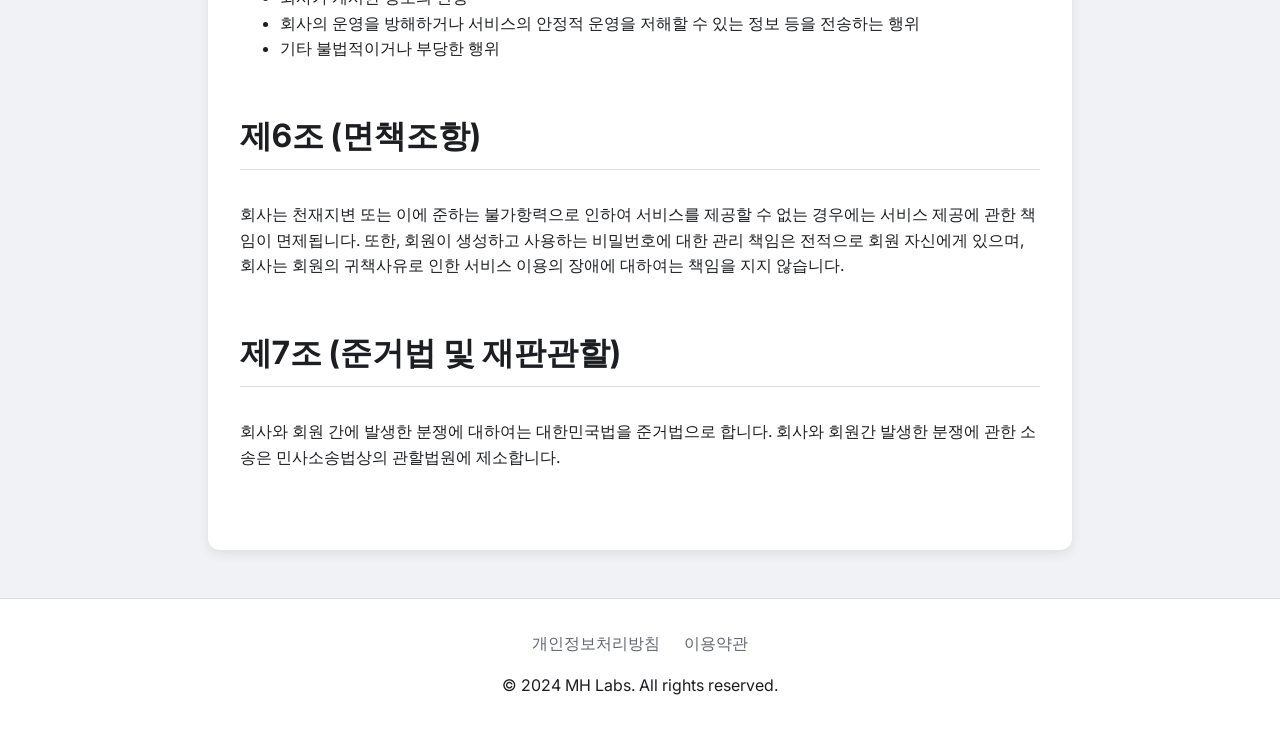
<file: terms.html>
<!DOCTYPE html>
<html lang="ko">
<head>
    <meta charset="UTF-8">
    <meta name="viewport" content="width=device-width, initial-scale=1.0">
    <title>이용약관 - MH Labs</title>
    <meta name="description" content="MH Labs 서비스 이용약관을 안내합니다. 본 약관은 MH Labs에서 제공하는 모든 서비스에 적용됩니다.">
    <meta name="google-adsense-account" content="ca-pub-1044551900179218">
    <script async src="https://pagead2.googlesyndication.com/pagead/js/adsbygoogle.js?client=ca-pub-1044551900179218"
     crossorigin="anonymous"></script>
    <!-- Google tag (gtag.js) -->
    <script async src="https://www.googletagmanager.com/gtag/js?id=G-7N1GRK6JLX"></script>
    <script>
      window.dataLayer = window.dataLayer || [];
      function gtag(){dataLayer.push(arguments);}
      gtag('js', new Date());

      gtag('config', 'G-7N1GRK6JLX');
    </script>
    <link rel="stylesheet" href="style.css">
</head>
<body>
    <header>
        <nav>
            <a href="index.html" class="logo">MH Labs</a>
            <ul>
                <li><a href="about.html">소개</a></li>
                <li><a href="blog.html">블로그</a></li>
                <li><a href="contact.html">문의하기</a></li>
            </ul>
        </nav>
        <div class="hero">
            <h1>이용약관</h1>
            <p>MH Labs 서비스 이용에 앞서 반드시 읽어보시기 바랍니다.</p>
        </div>
    </header>

    <main class="legal-content">
        <section>
            <h2>제1조 (목적)</h2>
            <p>이 약관은 MH Labs(이하 '회사')가 제공하는 비밀번호 생성기 및 관련 제반 서비스(이하 '서비스')의 이용과 관련하여 회사와 회원과의 권리, 의무 및 책임사항, 기타 필요한 사항을 규정함을 목적으로 합니다.</p>
        </section>

        <section>
            <h2>제2조 (정의)</h2>
            <p>이 약관에서 사용하는 용어의 정의는 다음과 같습니다.</p>
            <ul>
                <li>'서비스'라 함은 구현되는 단말기(PC, 모바일, 태블릿 등의 각종 유무선 장치를 포함)와 상관없이 '회원'이 이용할 수 있는 회사가 제공하는 모든 제반 서비스를 의미합니다.</li>
                <li>'회원'이라 함은 회사의 '서비스'에 접속하여 이 약관에 따라 회사와 이용계약을 체결하고 회사가 제공하는 '서비스'를 이용하는 고객을 말합니다.</li>
            </ul>
        </section>

        <section>
            <h2>제3조 (약관의 게시와 개정)</h2>
            <p>회사는 이 약관의 내용을 회원이 쉽게 알 수 있도록 서비스 초기 화면에 게시합니다. 회사는 "약관의 규제에 관한 법률", "정보통신망 이용촉진 및 정보보호 등에 관한 법률(이하 '정보통신망법')" 등 관련법을 위배하지 않는 범위에서 이 약관을 개정할 수 있습니다.</p>
        </section>

        <section>
            <h2>제4조 (서비스의 제공 및 변경)</h2>
            <p>회사는 다음과 같은 업무를 수행합니다.</p>
            <ul>
                <li>비밀번호 생성 및 관련 정보 제공</li>
                <li>보안 관련 콘텐츠 제공</li>
                <li>기타 회사가 정하는 업무</li>
            </ul>
            <p>회사는 상당한 이유가 있는 경우에 운영상, 기술상의 필요에 따라 제공하고 있는 전부 또는 일부 '서비스'를 변경할 수 있습니다.</p>
        </section>
        
        <section>
            <h2>제5조 (회원의 의무)</h2>
            <p>회원은 다음 행위를 하여서는 안 됩니다.</p>
            <ul>
                <li>타인의 정보 도용</li>
                <li>회사가 게시한 정보의 변경</li>
                <li>회사의 운영을 방해하거나 서비스의 안정적 운영을 저해할 수 있는 정보 등을 전송하는 행위</li>
                <li>기타 불법적이거나 부당한 행위</li>
            </ul>
        </section>

        <section>
            <h2>제6조 (면책조항)</h2>
            <p>회사는 천재지변 또는 이에 준하는 불가항력으로 인하여 서비스를 제공할 수 없는 경우에는 서비스 제공에 관한 책임이 면제됩니다. 또한, 회원이 생성하고 사용하는 비밀번호에 대한 관리 책임은 전적으로 회원 자신에게 있으며, 회사는 회원의 귀책사유로 인한 서비스 이용의 장애에 대하여는 책임을 지지 않습니다.</p>
        </section>

        <section>
            <h2>제7조 (준거법 및 재판관할)</h2>
            <p>회사와 회원 간에 발생한 분쟁에 대하여는 대한민국법을 준거법으로 합니다. 회사와 회원간 발생한 분쟁에 관한 소송은 민사소송법상의 관할법원에 제소합니다.</p>
        </section>
    </main>

    <footer>
        <div class="footer-links">
            <a href="privacy.html">개인정보처리방침</a>
            <a href="terms.html">이용약관</a>
        </div>
        <p>&copy; 2024 MH Labs. All rights reserved.</p>
    </footer>
</body>
</html>
</file>
<file: style.css>
@import url('https://fonts.googleapis.com/css2?family=Inter:wght@400;500;700;800&display=swap');

:root {
    --primary-color: #3a7dff;
    --primary-hover-color: #2c67d8;
    --background-color: #f0f2f5;
    --card-background: #ffffff;
    --text-color: #1c1e21;
    --subtle-text-color: #606770;
    --border-color: #dddfe2;
    --shadow-color: rgba(0, 0, 0, 0.08);
    --success-color: #42b72a;
    --success-hover-color: #36a420;
}

body {
    font-family: 'Inter', sans-serif;
    background-color: var(--background-color);
    color: var(--text-color);
    margin: 0;
    line-height: 1.6;
}

a {
    color: var(--primary-color);
    text-decoration: none;
    transition: color 0.2s ease;
}

a:hover {
    color: var(--primary-hover-color);
    text-decoration: underline;
}

/* Header and Navigation */
header {
    background-color: var(--card-background);
    box-shadow: 0 1px 4px var(--shadow-color);
    padding: 0 2rem;
    position: sticky;
    top: 0;
    z-index: 100;
}

nav {
    display: flex;
    justify-content: space-between;
    align-items: center;
    max-width: 1200px;
    margin: 0 auto;
    height: 64px;
}

.logo {
    font-size: 1.5rem;
    font-weight: 800;
    text-decoration: none;
    color: var(--primary-color);
}

.logo:hover {
    text-decoration: none;
}

nav ul {
    list-style: none;
    margin: 0;
    padding: 0;
    display: flex;
    gap: 2rem;
}

nav ul a {
    font-weight: 500;
    font-size: 1rem;
    color: var(--subtle-text-color);
    text-decoration: none;
    transition: color 0.2s;
}

nav ul a:hover, nav ul a.active {
    color: var(--primary-color);
}

.hero {
    text-align: center;
    padding: 4rem 2rem;
    background-color: var(--card-background);
}

.hero h1 {
    font-size: 3rem;
    font-weight: 800;
    margin: 0 0 1rem;
}

.hero p {
    font-size: 1.25rem;
    color: var(--subtle-text-color);
    max-width: 600px;
    margin: 0 auto;
}

/* Main Content */
main {
    max-width: 1200px;
    margin: 0 auto;
    padding: 2rem;
}

section {
    margin-bottom: 3rem;
}

h2 {
    font-size: 2rem;
    font-weight: 700;
    text-align: center;
    margin-bottom: 2rem;
}

/* Password Generator Section */
.password-generator {
    background-color: var(--card-background);
    padding: 2rem;
    border-radius: 12px;
    box-shadow: 0 4px 12px var(--shadow-color);
    max-width: 600px;
    margin: 2rem auto;
}

.controls {
    display: grid;
    grid-template-columns: repeat(auto-fit, minmax(200px, 1fr));
    gap: 1.5rem;
    margin-bottom: 1.5rem;
}

.controls label {
    display: flex;
    align-items: center;
    gap: 0.5rem;
}

.result {
    display: flex;
    gap: 1rem;
}

.result input[type="text"] {
    flex-grow: 1;
    font-size: 1.25rem;
    padding: 0.75rem;
    border: 1px solid var(--border-color);
    border-radius: 8px;
    background-color: var(--background-color);
}

button {
    padding: 0.75rem 1.5rem;
    border: none;
    border-radius: 8px;
    font-size: 1rem;
    font-weight: 700;
    cursor: pointer;
    transition: background-color 0.2s ease, transform 0.1s ease;
}

button:active { transform: scale(0.98); }

#generate {
    background-color: var(--primary-color);
    color: white;
}

#generate:hover {
    background-color: var(--primary-hover-color);
}

#copy {
    background-color: var(--success-color);
    color: white;
}

#copy:hover {
    background-color: var(--success-hover-color);
}

/* Features Section */
.feature-grid {
    display: grid;
    grid-template-columns: repeat(auto-fit, minmax(280px, 1fr));
    gap: 2rem;
}

.feature-item {
    background: var(--card-background);
    padding: 2rem;
    border-radius: 12px;
    text-align: center;
    box-shadow: 0 4px 12px var(--shadow-color);
}

.feature-item h3 {
    font-size: 1.25rem;
    margin-top: 0;
}

/* Blog Preview */
.blog-preview .post-preview {
    background: var(--card-background);
    padding: 1.5rem;
    border-radius: 12px;
    margin-bottom: 1rem;
    box-shadow: 0 2px 8px var(--shadow-color);
}

.read-more {
    display: inline-block;
    margin-top: 1rem;
    font-weight: 700;
}

/* Legal & Content Pages */
.legal-content, .blog-list, .contact-form-section, .contact-info, .mission, .values {
    background: var(--card-background);
    padding: 2rem;
    border-radius: 12px;
    box-shadow: 0 4px 12px var(--shadow-color);
    max-width: 800px;
    margin: 2rem auto;
}

.legal-content h2, .mission h2, .values h2 {
    text-align: left;
    border-bottom: 1px solid var(--border-color);
    padding-bottom: 0.5rem;
}

/* Contact Form */
.contact-form .form-group {
    margin-bottom: 1.5rem;
}

.contact-form label {
    display: block;
    margin-bottom: 0.5rem;
    font-weight: 500;
}

.contact-form input, .contact-form textarea {
    width: 100%;
    padding: 0.75rem;
    border: 1px solid var(--border-color);
    border-radius: 8px;
    font-size: 1rem;
    box-sizing: border-box;
}

.submit-btn {
    background-color: var(--primary-color);
    color: white;
    width: 100%;
}

/* Footer */
footer {
    background-color: var(--card-background);
    text-align: center;
    padding: 2rem;
    margin-top: 3rem;
    border-top: 1px solid var(--border-color);
}

.footer-links {
    margin-bottom: 1rem;
    display: flex;
    justify-content: center;
    gap: 1.5rem;
}

footer a {
    color: var(--subtle-text-color);
}

/* Responsive Design */
@media (max-width: 768px) {
    .hero h1 { font-size: 2.5rem; }
    nav { height: 56px; }
    main, header { padding: 0 1rem; }
    .controls { grid-template-columns: 1fr; }
}
</file>
